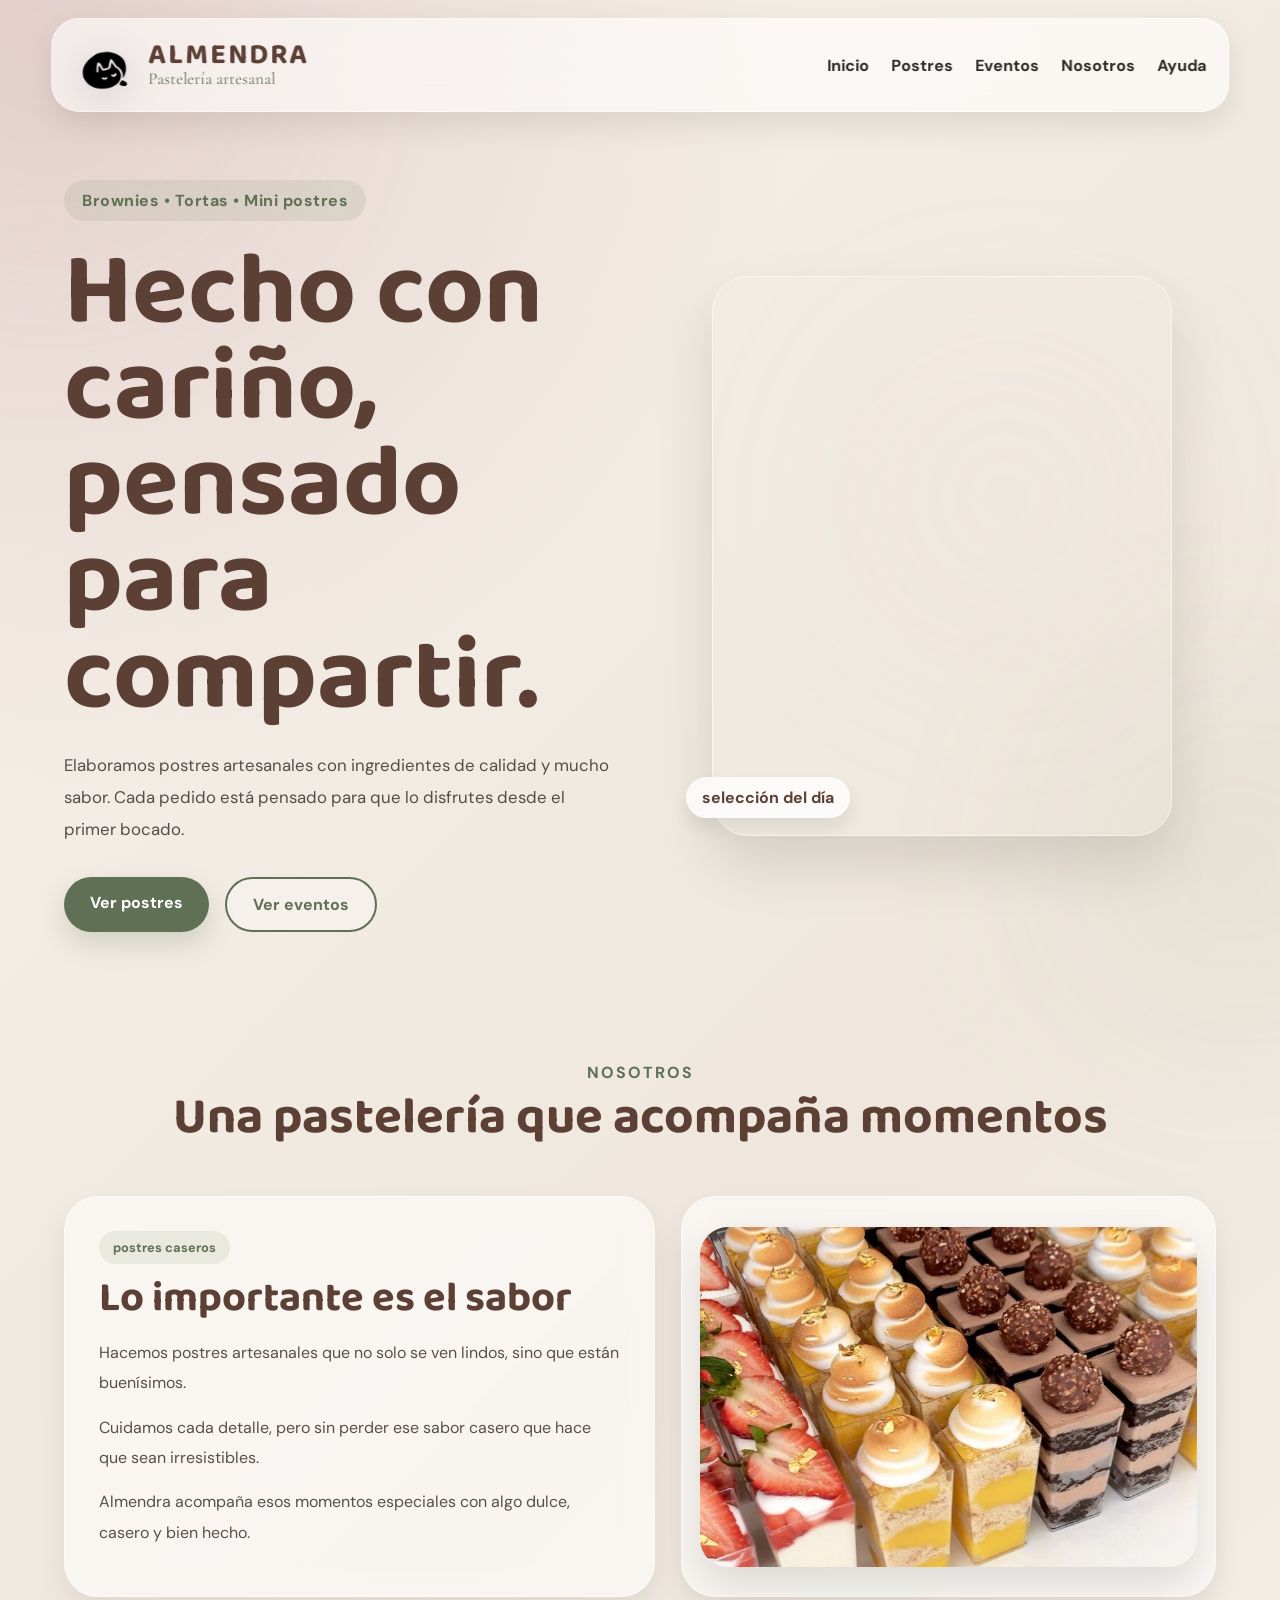
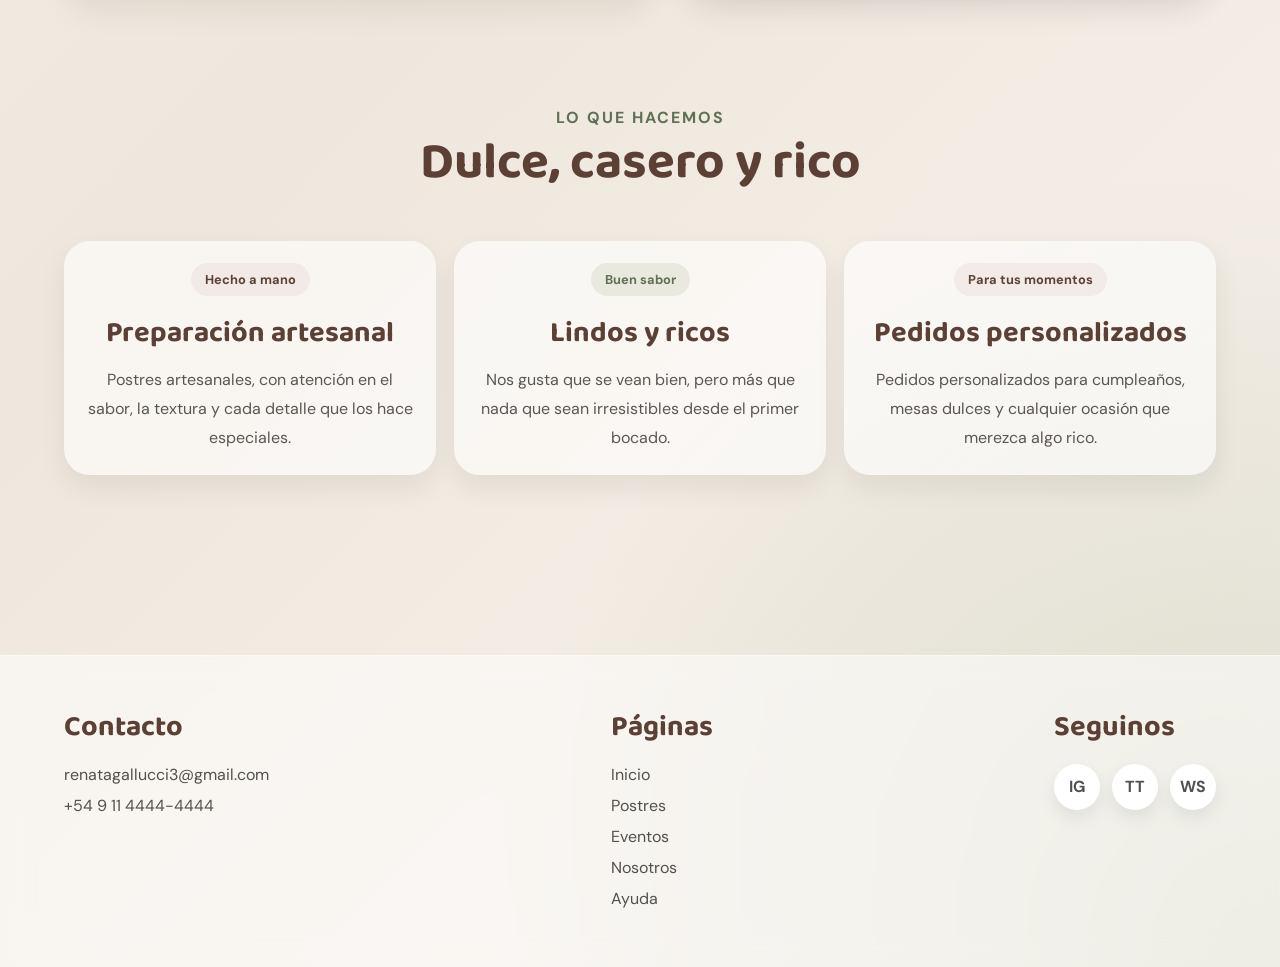
<file: Index.html>
<!DOCTYPE html>
<html lang="es">
<head>
    <meta charset="UTF-8">
    <meta name="viewport" content="width=device-width, initial-scale=1.0">
    <title>Almendra | Inicio</title>
    <link rel="stylesheet" href="styles.css">
</head>
<body>

<div class="bg-blur blur1"></div>
<div class="bg-blur blur2"></div>
<div class="bg-blur blur3"></div>
<div class="grain"></div>

<header class="header">
    <a href="index.html" class="logo-container">
        <div class="logo-frame">
            <img src="imgs/logo.png" alt="Logo Almendra">
        </div>
        <div>
            <h1>ALMENDRA</h1>
            <p>Pastelería artesanal</p>
        </div>
    </a>

    <nav class="navbar">
        <a href="index.html">Inicio</a>
        <a href="./pages/postres.html">Postres</a>
        <a href="./pages/eventos.html">Eventos</a>
        <a href="./pages/sobrenosotros.html">Nosotros</a>
        <a href="./pages/ayuda.html">Ayuda</a>
    </nav>
</header>

<main>

    <section class="hero">

        <div class="hero-text">
            <span class="mini-tag">Brownies • Tortas • Mini postres</span>

            <h2 class="hero-title">
                Hecho con cariño,
                pensado para compartir.
            </h2>

            <p class="hero-description">
                Elaboramos postres artesanales con ingredientes de calidad y mucho sabor.
                Cada pedido está pensado para que lo disfrutes desde el primer bocado.
            </p>

            <div class="hero-buttons">
                <a href="./pages/postres.html" class="primary-btn">Ver postres</a>
                <a href="./pages/eventos.html" class="secondary-btn">Ver eventos</a>
            </div>
        </div>

        <div class="hero-slider">
            <div class="slider-shell">
                <img src="imgs/browniefrutosrojos.jpg" alt="Brownie con frutos rojos">
                <img src="imgs/redvelvet.jpg" alt="Red Velvet">
                <img src="imgs/carrotcake.jpg" alt="Carrot Cake">
                <img src="imgs/minipostres.jpg" alt="Mini postres">
            </div>
            <div class="slider-chip">selección del día</div>
        </div>

    </section>

    <section class="section-heading">
        <span>nosotros</span>
        <h2>Una pastelería que acompaña momentos</h2>
    </section>

    <section class="home-focus">

        <article class="home-panel home-copy">
            <span class="badge">postres caseros</span>
            <h3>Lo importante es el sabor</h3>
            <p>
                Hacemos postres artesanales que no solo se ven lindos, sino que están buenísimos.
            </p>
            <p>
                Cuidamos cada detalle, pero sin perder ese sabor casero que hace que sean irresistibles.
            </p>
            <p>
                Almendra acompaña esos momentos especiales con algo dulce, casero y bien hecho.
            </p>
        </article>

        <article class="home-panel home-visual">
            <img src="imgs/shotdulces1.jpg" alt="Shots dulces">
        </article>

    </section>

    <section class="section-heading">
        <span>lo que hacemos</span>
        <h2>Dulce, casero y rico</h2>
    </section>

    <section class="value-grid">

        <article class="value-card">
            <span class="badge pink">Hecho a mano</span>
            <h4>Preparación artesanal</h4>
            <p>Postres artesanales, con atención en el sabor, la textura y cada detalle que los hace especiales.</p>
        </article>

        <article class="value-card">
            <span class="badge">Buen sabor</span>
            <h4>Lindos y ricos</h4>
            <p>Nos gusta que se vean bien, pero más que nada que sean irresistibles desde el primer bocado.</p>
        </article>

        <article class="value-card">
            <span class="badge pink">Para tus momentos</span>
            <h4>Pedidos personalizados</h4>
            <p>Pedidos personalizados para cumpleaños, mesas dulces y cualquier ocasión que merezca algo rico.</p>
        </article>

    </section>

</main>

<footer>

    <section>
        <h3>Contacto</h3>
        <p>renatagallucci3@gmail.com</p>
        <p>+54 9 11 4444-4444</p>
    </section>

    <section>
        <h3>Páginas</h3>
        <a href="index.html">Inicio</a>
        <a href="./pages/postres.html">Postres</a>
        <a href="./pages/eventos.html">Eventos</a>
        <a href="./pages/sobrenosotros.html">Nosotros</a>
        <a href="./pages/ayuda.html">Ayuda</a>
    </section>

    <section>
        <h3>Seguinos</h3>
        <div class="redes">
            <a href="#">IG</a>
            <a href="#">TT</a>
            <a href="#">WS</a>
        </div>
    </section>

</footer>

</body>
</html>
</file>
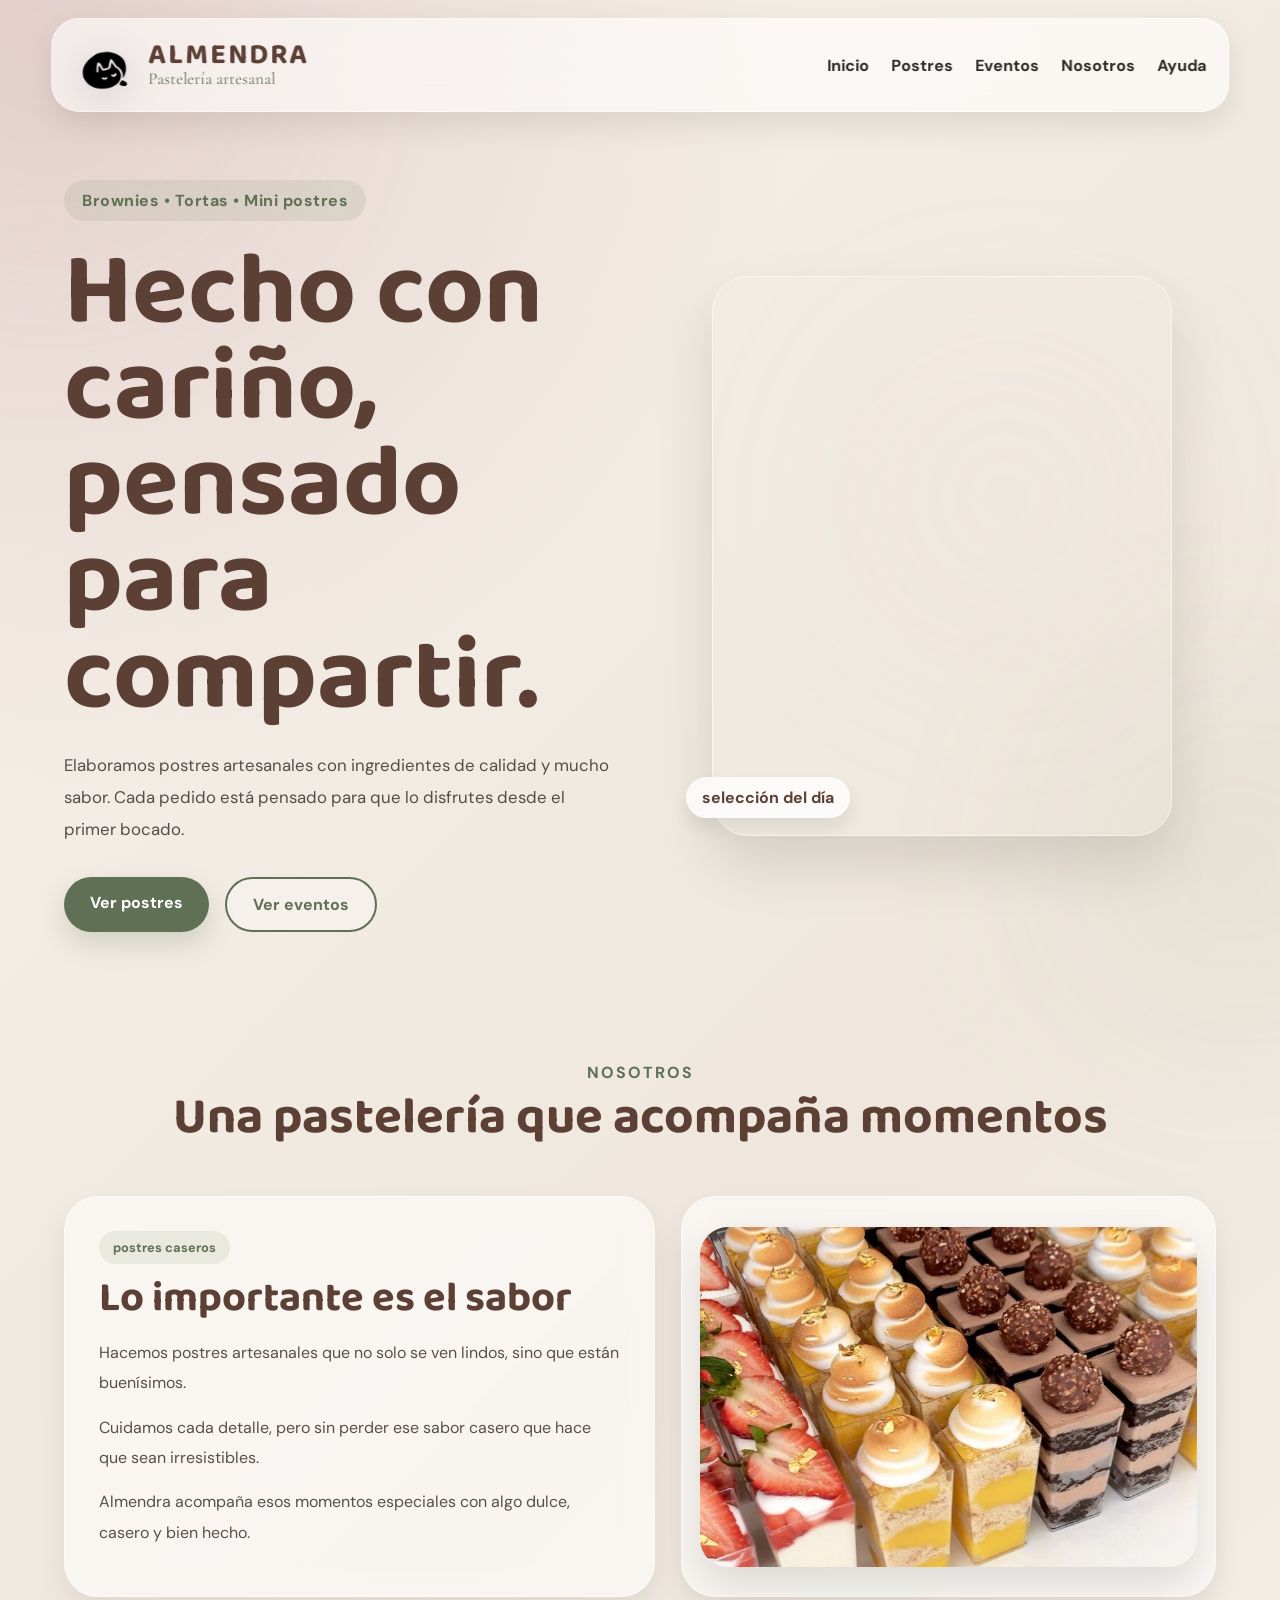
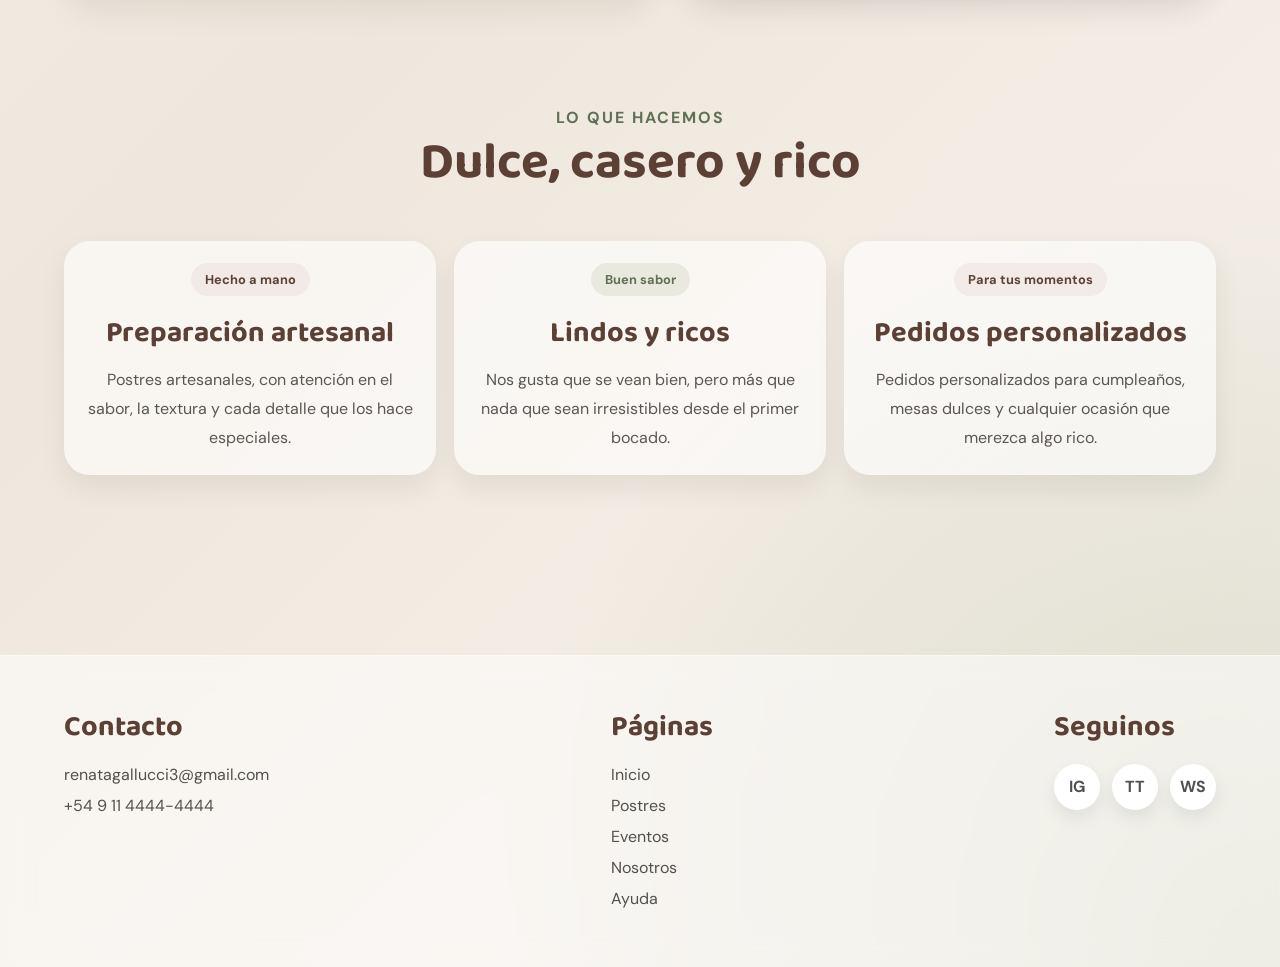
<file: index.html>
<!DOCTYPE html>
<html lang="es">
<head>
    <meta charset="UTF-8">
    <meta name="viewport" content="width=device-width, initial-scale=1.0">
    <title>Almendra | Inicio</title>
    <link rel="stylesheet" href="styles.css">
</head>
<body>

<div class="bg-blur blur1"></div>
<div class="bg-blur blur2"></div>
<div class="bg-blur blur3"></div>
<div class="grain"></div>

<header class="header">
    <a href="index.html" class="logo-container">
        <div class="logo-frame">
            <img src="imgs/logo.png" alt="Logo Almendra">
        </div>

        <div>
            <h1>ALMENDRA</h1>
            <p>Pastelería artesanal</p>
        </div> 
    </a>

    <nav class="navbar">
        <a href="index.html">Inicio</a>
        <a href="pages/postres.html">Postres</a>
        <a href="pages/eventos.html">Eventos</a>
        <a href="pages/sobrenosotros.html">Nosotros</a>
        <a href="pages/ayuda.html">Ayuda</a>
    </nav>
</header>

<main>

    <section class="hero">

        <div class="hero-text">

            <span class="mini-tag">
                Brownies • Tortas • Mini postres
            </span>

            <h2 class="hero-title">
                Hecho con cariño,
                pensado para compartir.
            </h2>

            <p class="hero-description">
                Elaboramos postres artesanales con ingredientes de calidad y mucho sabor.
                Cada pedido está pensado para que lo disfrutes desde el primer bocado.
            </p>

            <div class="hero-buttons">
                <a href="pages/postres.html" class="primary-btn">
                    Ver postres
                </a>

                <a href="pages/eventos.html" class="secondary-btn">
                    Ver eventos
                </a>
            </div>

        </div>

        <div class="hero-slider">

            <div class="slider-shell">
                <img src="imgs/browniefrutosrojos.jpg" alt="Brownie con frutos rojos">
                <img src="imgs/redvelvet.jpg" alt="Red Velvet">
                <img src="imgs/carrotcake.jpg" alt="Carrot Cake">
                <img src="imgs/minipostres.jpg" alt="Mini postres">
            </div>

            <div class="slider-chip">
                selección del día
            </div>

        </div>

    </section>

    <section class="section-heading">
        <span>nosotros</span>
        <h2>Una pastelería que acompaña momentos</h2>
    </section>

    <section class="home-focus">

        <article class="home-panel home-copy">

            <span class="badge">
                postres caseros
            </span>

            <h3>
                Lo importante es el sabor
            </h3>

            <p>
                Hacemos postres artesanales que no solo se ven lindos,
                sino que están buenísimos.
            </p>

            <p>
                Cuidamos cada detalle, pero sin perder ese sabor casero
                que hace que sean irresistibles.
            </p>

            <p>
                Almendra acompaña esos momentos especiales
                con algo dulce, casero y bien hecho.
            </p>

        </article>

        <article class="home-panel home-visual">
            <img src="imgs/shotdulces1.jpg" alt="Shots dulces">
        </article>

    </section>

    <section class="section-heading">
        <span>lo que hacemos</span>
        <h2>Dulce, casero y rico</h2>
    </section>

    <section class="value-grid">

        <article class="value-card">

            <span class="badge pink">
                Hecho a mano
            </span>

            <h4>
                Preparación artesanal
            </h4>

            <p>
                Postres artesanales, con atención en el sabor,
                la textura y cada detalle que los hace especiales.
            </p>

        </article>

        <article class="value-card">

            <span class="badge">
                Buen sabor
            </span>

            <h4>
                Lindos y ricos
            </h4>

            <p>
                Nos gusta que se vean bien,
                pero más que nada que sean irresistibles
                desde el primer bocado.
            </p>

        </article>

        <article class="value-card">

            <span class="badge pink">
                Para tus momentos
            </span>

            <h4>
                Pedidos personalizados
            </h4>

            <p>
                Pedidos personalizados para cumpleaños,
                mesas dulces y cualquier ocasión
                que merezca algo rico.
            </p>

        </article>

    </section>

</main>

<footer>

    <section>
        <h3>Contacto</h3>
        <p>renatagallucci3@gmail.com</p>
        <p>+54 9 11 4444-4444</p>
    </section>

    <section>

        <h3>Páginas</h3>

        <a href="index.html">Inicio</a>
        <a href="pages/postres.html">Postres</a>
        <a href="pages/eventos.html">Eventos</a>
        <a href="pages/sobrenosotros.html">Nosotros</a>
        <a href="pages/ayuda.html">Ayuda</a>

    </section>

    <section>

        <h3>Seguinos</h3>

        <div class="redes">
            <a href="#">IG</a>
            <a href="#">TT</a>
            <a href="#">WS</a>
        </div>

    </section>

</footer>

</body>
</html>
</file>
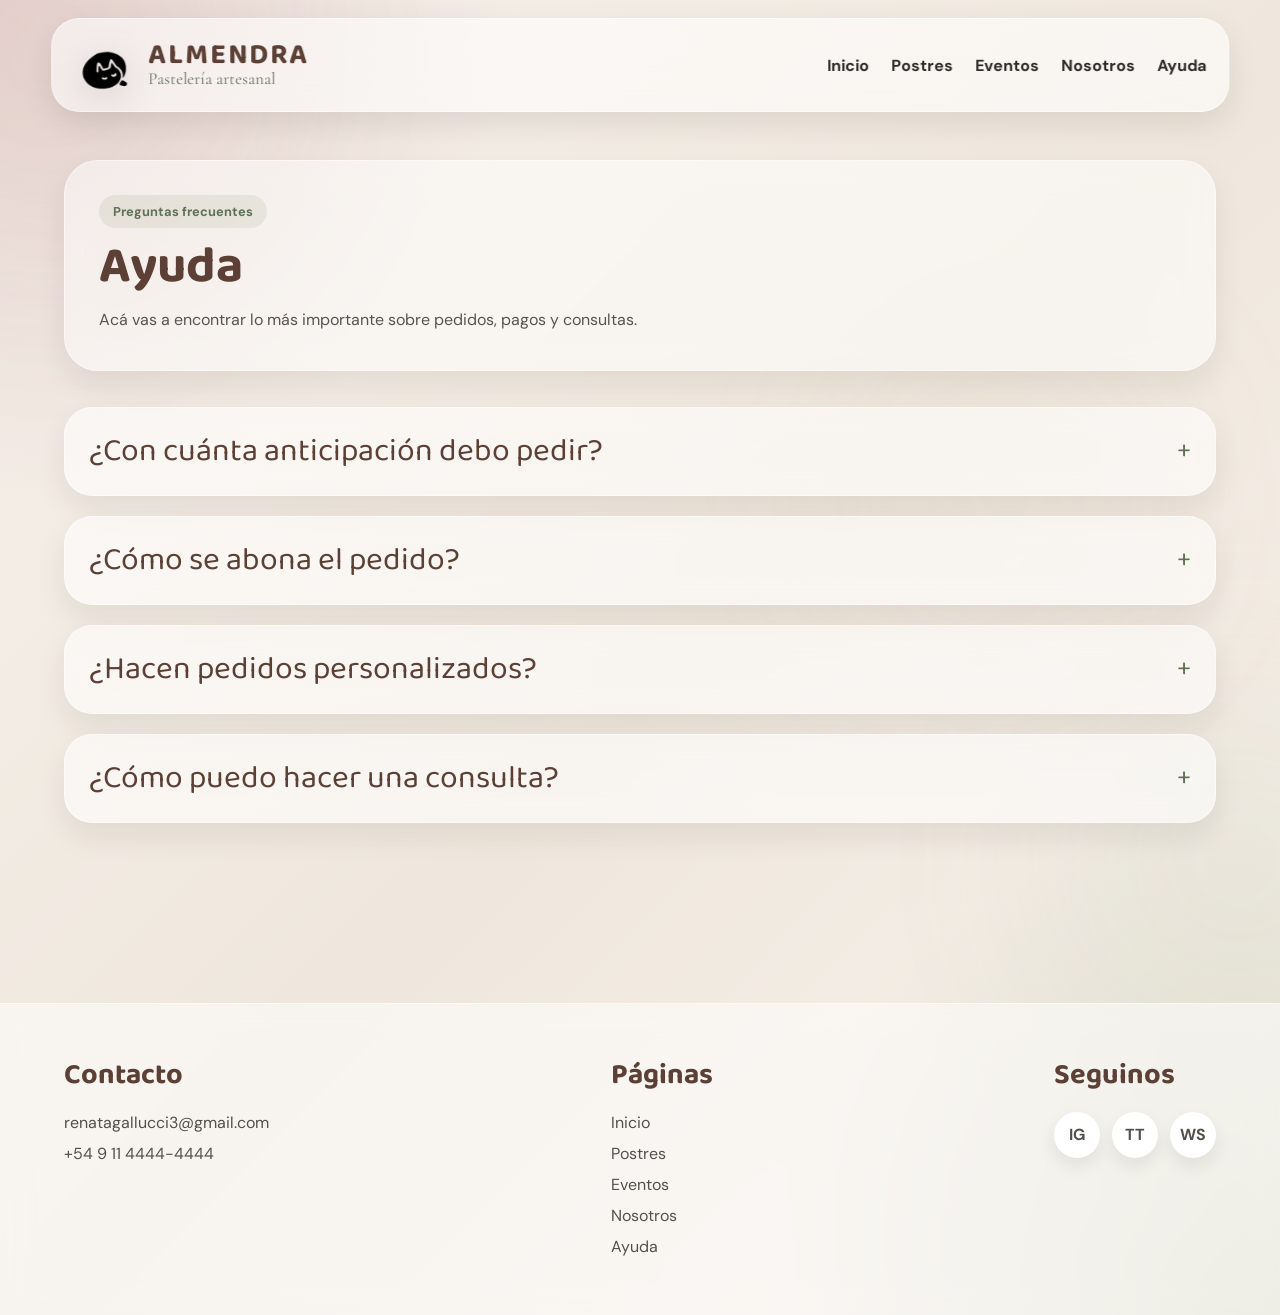
<file: pages/ayuda.html>
<!DOCTYPE html>
<html lang="es">
<head>
    <meta charset="UTF-8">
    <meta name="viewport" content="width=device-width, initial-scale=1.0">
    <title>Almendra | Ayuda</title>
    <link rel="stylesheet" href="../styles.css">
</head>
<body>

<div class="bg-blur blur1"></div>
<div class="bg-blur blur2"></div>
<div class="bg-blur blur3"></div>
<div class="grain"></div> 

<header class="header">
    <a href="../index.html" class="logo-container">
        <div class="logo-frame">
            <img src="../imgs/logo.png" alt="Logo Almendra">
        </div>
        <div>
            <h1>ALMENDRA</h1>
            <p>Pastelería artesanal</p>
        </div>
    </a>

    <nav class="navbar">
        <a href="../index.html">Inicio</a>
        <a href="postres.html">Postres</a>
        <a href="eventos.html">Eventos</a>
        <a href="sobrenosotros.html">Nosotros</a>
        <a href="ayuda.html">Ayuda</a>
    </nav>
</header>

<main>

    <section class="page-hero">
        <span class="badge">Preguntas frecuentes</span>
        <h2>Ayuda</h2>
        <p>
          Acá vas a encontrar lo más importante sobre pedidos, pagos y consultas.
        </p>
    </section>

    <section class="faq">

        <details class="faq-item">
            <summary>¿Con cuánta anticipación debo pedir?</summary>
            <p>
                Solo tomamos pedidos con al menos 3 días de anticipación, así podemos prepararlo con tiempo y dedicación.
            </p>
        </details>

        <details class="faq-item">
            <summary>¿Cómo se abona el pedido?</summary>
            <p>
                Los pedidos se pueden abonar por transferencia bancaria o en efectivo, según lo coordines con nosotros.
            </p>
        </details>

        <details class="faq-item">
            <summary>¿Hacen pedidos personalizados?</summary>
            <p>
                Sí, podemos adaptar detalles como colores o estilo para que vaya con tu evento.
            </p>
        </details>

        <details class="faq-item">
            <summary>¿Cómo puedo hacer una consulta?</summary>
            <p>
                Podés escribirnos por mail o WhatsApp para consultar precios, disponibilidad o lo que necesites.
            </p>
        </details>

    </section>

</main>

<footer>

    <section>
        <h3>Contacto</h3>
        <p>renatagallucci3@gmail.com</p>
        <p>+54 9 11 4444-4444</p>
    </section>

    <section>
        <h3>Páginas</h3>
        <a href="../index.html">Inicio</a>
        <a href="postres.html">Postres</a>
        <a href="eventos.html">Eventos</a>
        <a href="sobrenosotros.html">Nosotros</a>
        <a href="ayuda.html">Ayuda</a>
    </section>

    <section>
        <h3>Seguinos</h3>
        <div class="redes">
            <a href="#">IG</a>
            <a href="#">TT</a>
            <a href="#">WS</a>
        </div>
    </section>

</footer>

</body>
</html>
</file>
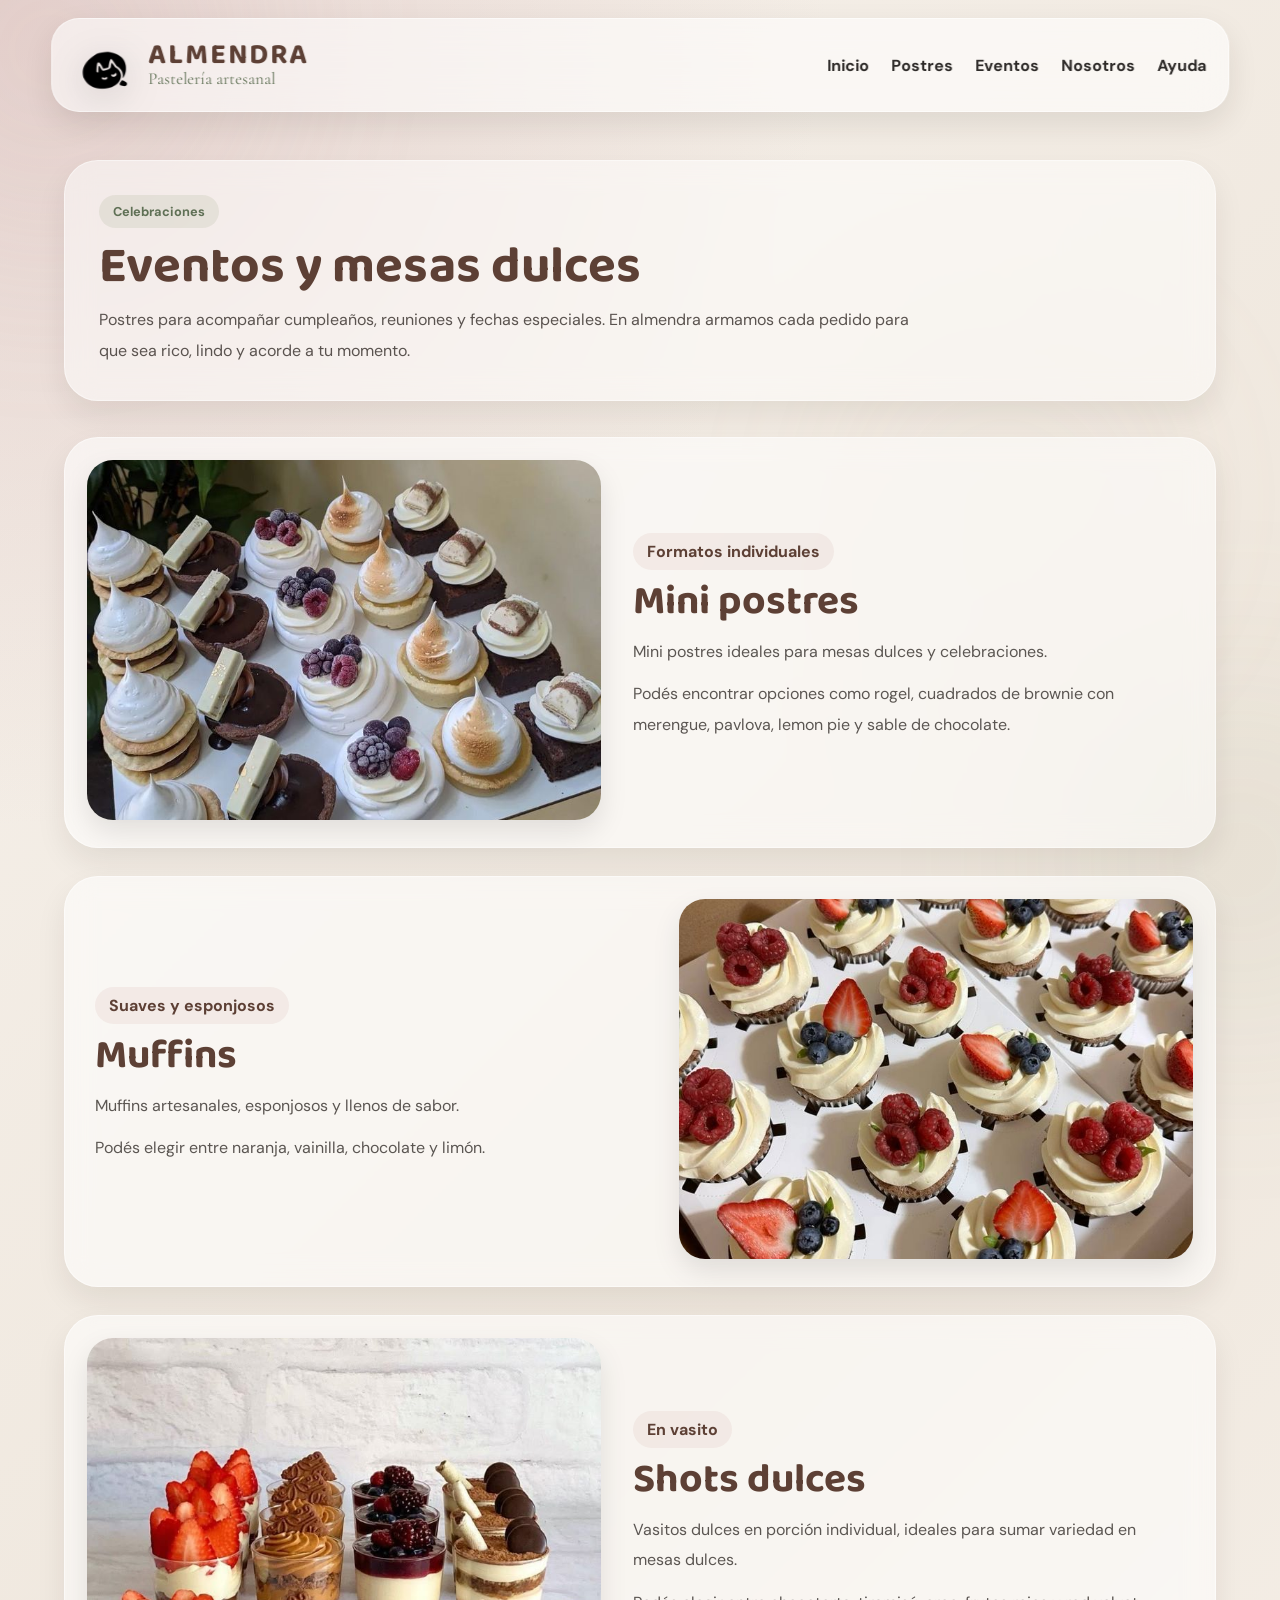
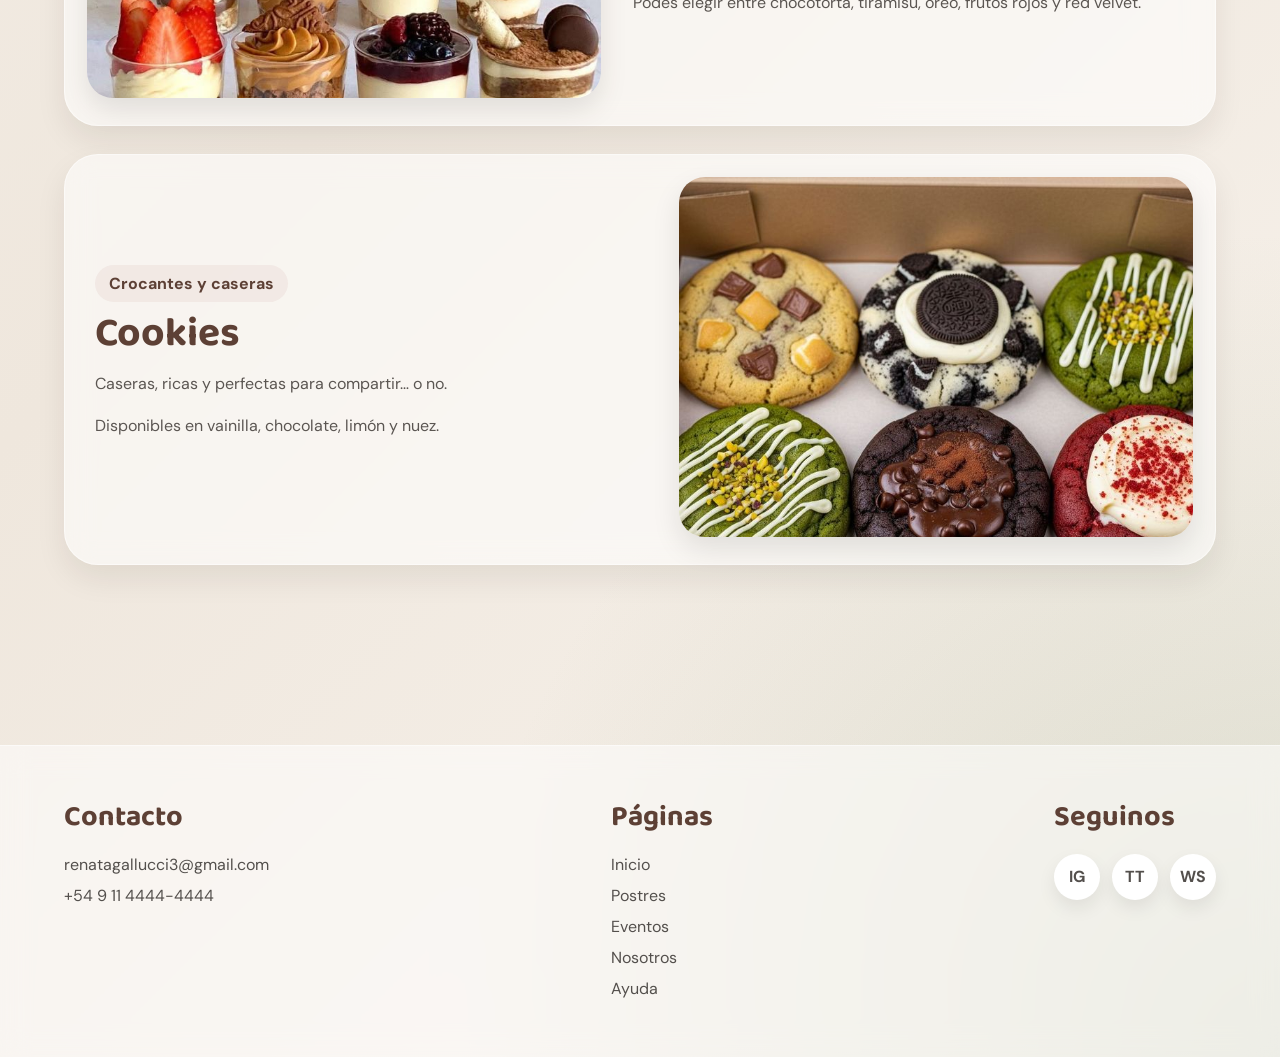
<file: pages/eventos.html>
<!DOCTYPE html>
<html lang="es">
<head>
    <meta charset="UTF-8">
    <meta name="viewport" content="width=device-width, initial-scale=1.0">
    <title>Almendra | Eventos</title>
    <link rel="stylesheet" href="../styles.css">
</head>
<body>

<div class="bg-blur blur1"></div>
<div class="bg-blur blur2"></div>
<div class="bg-blur blur3"></div> 
<div class="grain"></div>

<header class="header">
    <a href="../index.html" class="logo-container">
        <div class="logo-frame">
            <img src="../imgs/logo.png" alt="Logo Almendra">
        </div>
        <div>
            <h1>ALMENDRA</h1>
            <p>Pastelería artesanal</p>
        </div>
    </a>

    <nav class="navbar">
        <a href="../index.html">Inicio</a>
        <a href="postres.html">Postres</a>
        <a href="eventos.html">Eventos</a>
        <a href="sobrenosotros.html">Nosotros</a>
        <a href="ayuda.html">Ayuda</a>
    </nav>
</header>

<main>

    <section class="page-hero">
        <span class="badge">Celebraciones</span>
        <h2>Eventos y mesas dulces</h2>
        <p>
            Postres para acompañar cumpleaños, reuniones y fechas especiales.
            En almendra armamos cada pedido para que sea rico, lindo y acorde a tu momento.
        </p>
    </section>

    <section class="event-layout">

        <article class="event-block">
            <div class="event-image">
                <img src="../imgs/minipostres.jpg" alt="Mini postres">
            </div>

            <div class="event-info">
                <span class="event-pill">Formatos individuales</span>
                <h3>Mini postres</h3>
                <p>
                    Mini postres ideales para mesas dulces y celebraciones.
                </p>
                <p>
                    Podés encontrar opciones como rogel, cuadrados de brownie con merengue, pavlova, lemon pie y sable de chocolate.
                </p>
            </div>
        </article>

        <article class="event-block reverse">
            <div class="event-image">
                <img src="../imgs/muffins.jpg" alt="Muffins">
            </div>

            <div class="event-info">
                <span class="event-pill">Suaves y esponjosos</span>
                <h3>Muffins</h3>
                <p>
                    Muffins artesanales, esponjosos y llenos de sabor.
                </p>
                <p>
                    Podés elegir entre naranja, vainilla, chocolate y limón.
                </p>
            </div>
        </article>

        <article class="event-block">
            <div class="event-image">
                <img src="../imgs/shotsdulces.jpg" alt="Shots dulces">
            </div>

            <div class="event-info">
                <span class="event-pill">En vasito</span>
                <h3>Shots dulces</h3>
                <p>
                    Vasitos dulces en porción individual, ideales para sumar variedad en mesas dulces.
                </p>
                <p>
                   Podés elegir entre chocotorta, tiramisú, oreo, frutos rojos y red velvet.
                </p>
            </div>
        </article>

        <article class="event-block reverse">
            <div class="event-image">
                <img src="../imgs/cookies.jpg" alt="Cookies">
            </div>

            <div class="event-info">
                <span class="event-pill">Crocantes y caseras</span>
                <h3>Cookies</h3>
                <p>
                    Caseras, ricas y perfectas para compartir… o no.
                </p>
                <p>
                    Disponibles en vainilla, chocolate, limón y nuez.
                </p>
            </div>
        </article>

    </section>

</main>

<footer>

    <section>
        <h3>Contacto</h3>
        <p>renatagallucci3@gmail.com</p>
        <p>+54 9 11 4444-4444</p>
    </section>

    <section>
        <h3>Páginas</h3>
        <a href="../index.html">Inicio</a>
        <a href="postres.html">Postres</a>
        <a href="eventos.html">Eventos</a>
        <a href="sobrenosotros.html">Nosotros</a>
        <a href="ayuda.html">Ayuda</a>
    </section>

    <section>
        <h3>Seguinos</h3>
        <div class="redes">
            <a href="#">IG</a>
            <a href="#">TT</a>
            <a href="#">WS</a>
        </div>
    </section>

</footer>

</body>
</html>
</file>
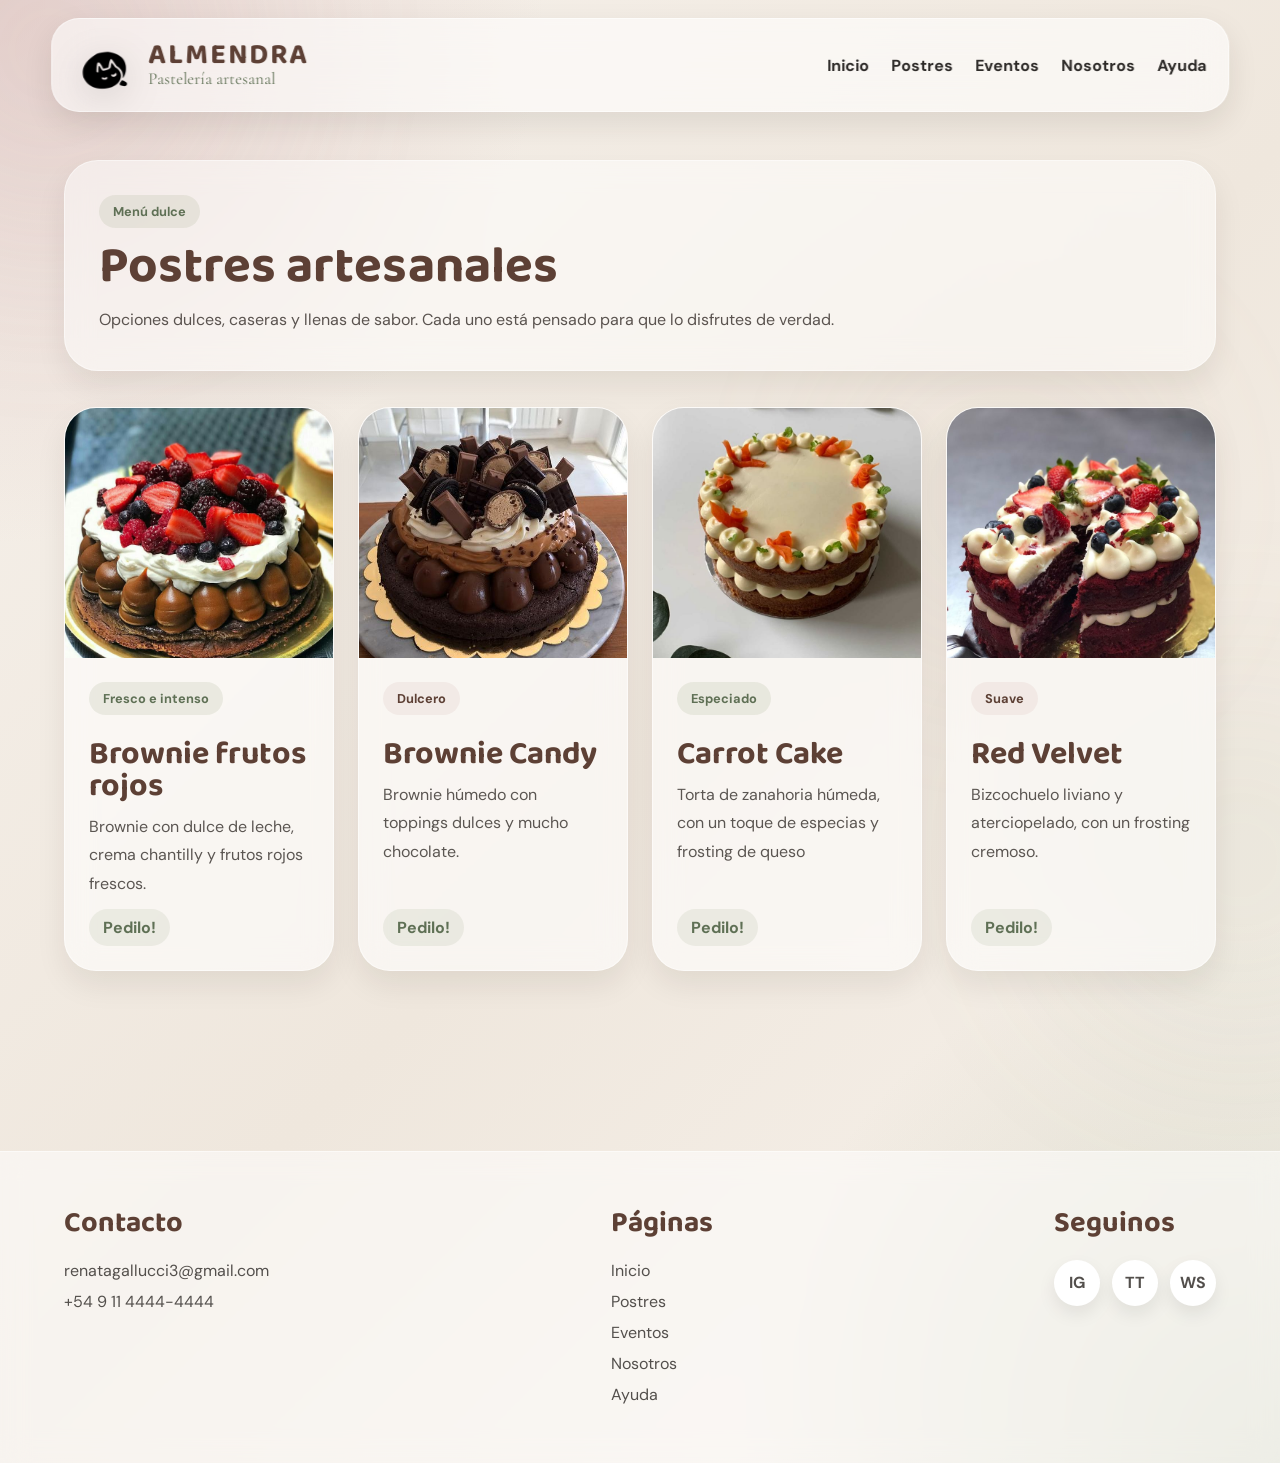
<file: pages/postres.html>
<!DOCTYPE html>
<html lang="es">
<head>
    <meta charset="UTF-8">
    <meta name="viewport" content="width=device-width, initial-scale=1.0">
    <title>Almendra | Postres</title>
    <link rel="stylesheet" href="../styles.css">
</head>
<body>

<div class="bg-blur blur1"></div>
<div class="bg-blur blur2"></div>
<div class="bg-blur blur3"></div>
<div class="grain"></div>

<header class="header"> 
    <a href="../index.html" class="logo-container">
        <div class="logo-frame">
            <img src="../imgs/logo.png" alt="Logo Almendra">
        </div>
        <div>
            <h1>ALMENDRA</h1>
            <p>Pastelería artesanal</p>
        </div>
    </a>

    <nav class="navbar">
        <a href="../index.html">Inicio</a>
        <a href="postres.html">Postres</a>
        <a href="eventos.html">Eventos</a>
        <a href="sobrenosotros.html">Nosotros</a>
        <a href="ayuda.html">Ayuda</a>
    </nav>
</header>

<main>

    <section class="menu-hero">
        <span class="badge">Menú dulce</span>
        <h2>Postres artesanales</h2>
        <p>
            Opciones dulces, caseras y llenas de sabor.
            Cada uno está pensado para que lo disfrutes de verdad.
        </p>
    </section>

    <section class="menu-grid">

        <article class="menu-card">
            <img src="../imgs/browniefrutosrojos.jpg" alt="Brownie frutos rojos">
            <div class="menu-card-content">
                <span class="badge">Fresco e intenso</span>
                <h3>Brownie frutos rojos</h3>
                <p>Brownie con dulce de leche, crema chantilly y frutos rojos frescos.</p>
                    <a 
                        class="price order-btn"
                        href="mailto:renatagallucci3@gmail.com?subject=Pedido%20Almendra&body=Hola%20Renata,%20quiero%20hacer%20un%20pedido%20de:"
                        >Pedilo!
                    </a>
            </div>
        </article>

        <article class="menu-card">
            <img src="../imgs/brownie.jpg" alt="Brownie Candy">
            <div class="menu-card-content">
                <span class="badge pink">Dulcero</span>
                <h3>Brownie Candy</h3>
                <p>Brownie húmedo con toppings dulces y mucho chocolate.</p>
                    <a 
                        class="price order-btn"
                        href="mailto:renatagallucci3@gmail.com?subject=Pedido%20Almendra&body=Hola%20Renata,%20quiero%20hacer%20un%20pedido%20de:"
                        >Pedilo!
                    </a>
            </div>
        </article>

        <article class="menu-card">
            <img src="../imgs/carrotcake.jpg" alt="Carrot Cake">
            <div class="menu-card-content">
                <span class="badge">Especiado</span>
                <h3>Carrot Cake</h3>
                <p>Torta de zanahoria húmeda, con un toque de especias y frosting de queso</p>
                    <a 
                        class="price order-btn"
                        href="mailto:renatagallucci3@gmail.com?subject=Pedido%20Almendra&body=Hola%20Renata,%20quiero%20hacer%20un%20pedido%20de:"
                        >Pedilo!
                    </a>
            </div>
        </article>

        <article class="menu-card">
            <img src="../imgs/redvelvet.jpg" alt="Red Velvet">
            <div class="menu-card-content">
                <span class="badge pink">Suave</span>
                <h3>Red Velvet</h3>
                <p>Bizcochuelo liviano y aterciopelado, con un frosting cremoso.</p>
                     <a 
                        class="price order-btn"
                        href="mailto:renatagallucci3@gmail.com?subject=Pedido%20Almendra&body=Hola%20Renata,%20quiero%20hacer%20un%20pedido%20de:"
                        >Pedilo!
                    </a>
            </div>
        </article>

    </section>

</main>

<footer>

    <section>
        <h3>Contacto</h3>
        <p>renatagallucci3@gmail.com
        </p>
        <p>+54 9 11 4444-4444</p>
    </section>

    <section>
        <h3>Páginas</h3>
        <a href="../index.html">Inicio</a>
        <a href="postres.html">Postres</a>
        <a href="eventos.html">Eventos</a>
        <a href="sobrenosotros.html">Nosotros</a>
        <a href="ayuda.html">Ayuda</a>
    </section>

    <section>
        <h3>Seguinos</h3>
        <div class="redes">
            <a href="#">IG</a>
            <a href="#">TT</a>
            <a href="#">WS</a>
        </div>
    </section>

</footer>

</body>
</html>
</file>
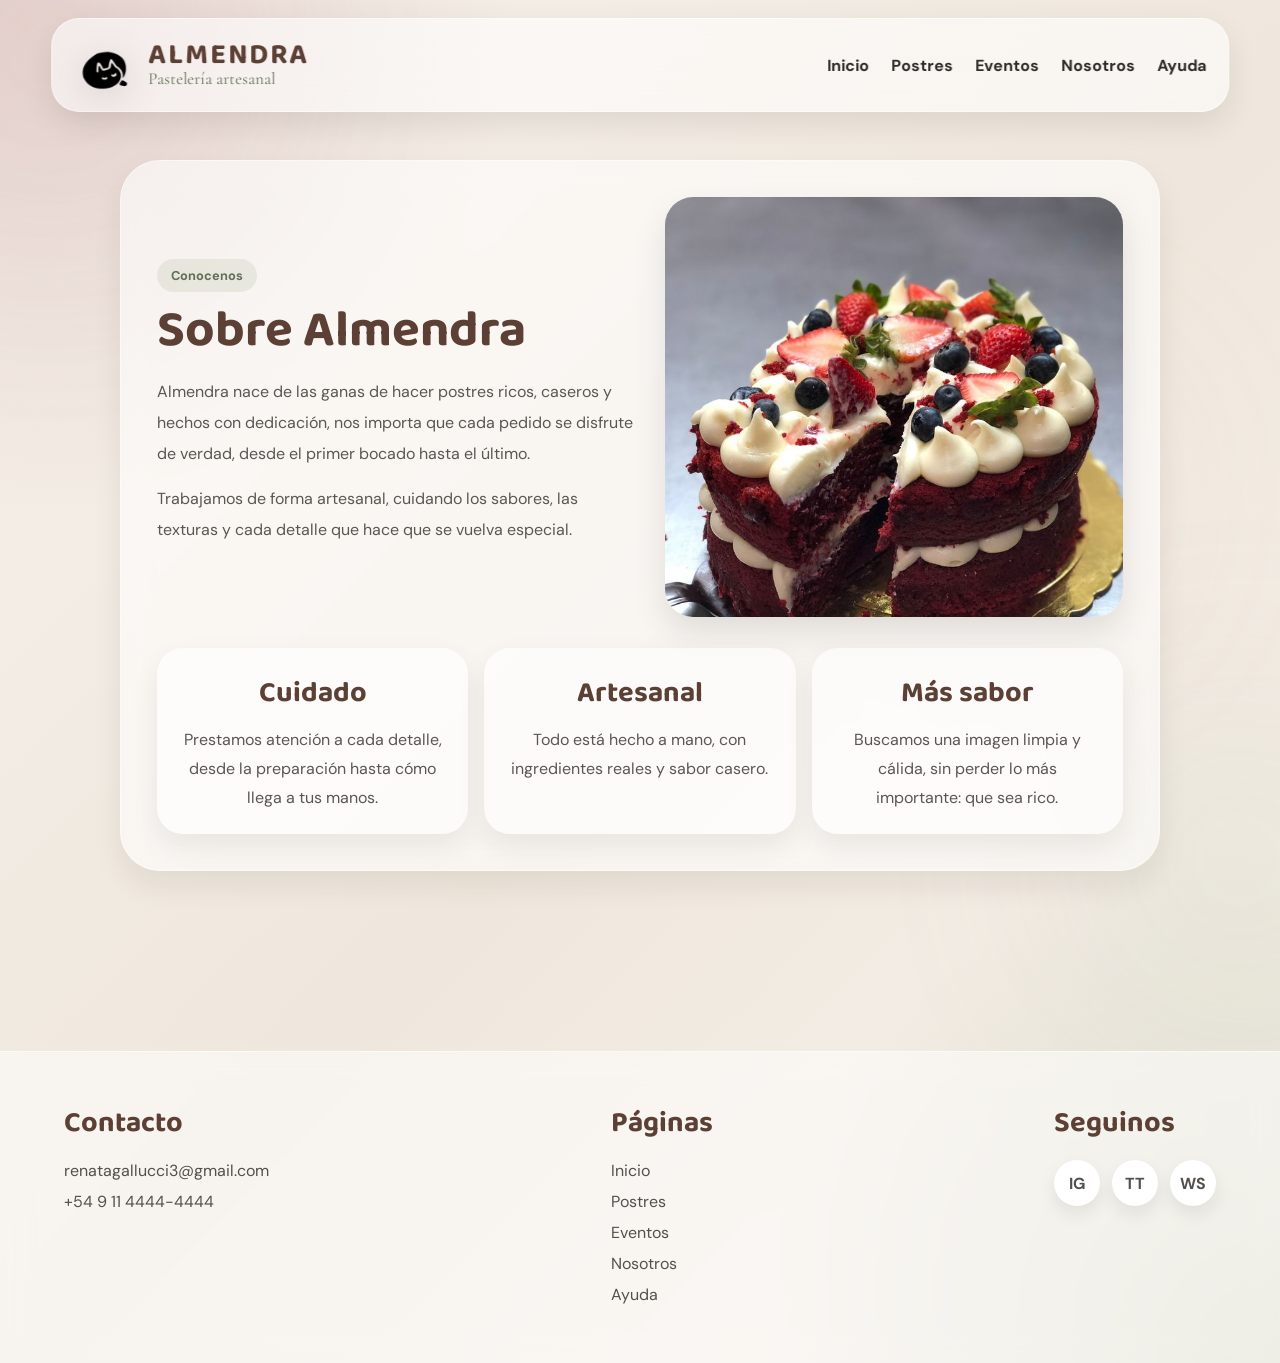
<file: pages/sobrenosotros.html>
<!DOCTYPE html>
<html lang="es">
<head>
    <meta charset="UTF-8">
    <meta name="viewport" content="width=device-width, initial-scale=1.0">
    <title>Almendra | Nosotros</title>
    <link rel="stylesheet" href="../styles.css"> 
</head>
<body>

<div class="bg-blur blur1"></div>
<div class="bg-blur blur2"></div>
<div class="bg-blur blur3"></div>
<div class="grain"></div> 

<header class="header">
    <a href="../index.html" class="logo-container">
        <div class="logo-frame">
            <img src="../imgs/logo.png" alt="Logo Almendra">
        </div>
        <div>
            <h1>ALMENDRA</h1>
            <p>Pastelería artesanal</p>
        </div>
    </a>

    <nav class="navbar">
        <a href="../index.html">Inicio</a>
        <a href="postres.html">Postres</a>
        <a href="eventos.html">Eventos</a>
        <a href="sobrenosotros.html">Nosotros</a>
        <a href="ayuda.html">Ayuda</a>
    </nav>
</header>

<main>

    <section class="about-box">

        <div class="about-top">

            <div class="about-copy">
                <span class="badge">Conocenos</span>
                <h2>Sobre Almendra</h2>
                <p>
                    Almendra nace de las ganas de hacer postres ricos, caseros y hechos con dedicación, 
                    nos importa que cada pedido se disfrute de verdad, desde el primer bocado hasta el último.
                </p>
                <p>
                    Trabajamos de forma artesanal, cuidando los sabores, las texturas y cada detalle que hace que se vuelva especial.
                </p>
            </div>

            <div class="about-image">
                <img src="../imgs/redvelvet.jpg" alt="Postre Almendra">
            </div>

        </div>

        <div class="about-values">

            <article class="value-card">
                <h3>Cuidado</h3>
                <p>Prestamos atención a cada detalle, desde la preparación hasta cómo llega a tus manos.</p>
            </article>

            <article class="value-card">
                <h3>Artesanal</h3>
                <p>Todo está hecho a mano, con ingredientes reales y sabor casero.</p>
            </article>

            <article class="value-card">
                <h3>Más sabor</h3>
                <p>Buscamos una imagen limpia y cálida, sin perder lo más importante: que sea rico.</p>
            </article>

        </div>

    </section>

</main>

<footer>

    <section>
        <h3>Contacto</h3>
        <p>renatagallucci3@gmail.com</p>
        <p>+54 9 11 4444-4444</p>
    </section>

    <section>
        <h3>Páginas</h3>
        <a href="../index.html">Inicio</a>
        <a href="postres.html">Postres</a>
        <a href="eventos.html">Eventos</a>
        <a href="sobrenosotros.html">Nosotros</a>
        <a href="ayuda.html">Ayuda</a>
    </section>

    <section>
        <h3>Seguinos</h3>
        <div class="redes">
            <a href="#">IG</a>
            <a href="#">TT</a>
            <a href="#">WS</a>
        </div>
    </section>

</footer>

</body>
</html>
</file>
<file: styles.css>
@import url('https://fonts.googleapis.com/css2?family=Baloo+2:wght@400;500;600;700;800&family=DM+Sans:wght@400;500;700&family=Cormorant+Garamond:wght@500;600;700&display=swap');

:root{
    --crema: #f5f0ea;
    --crema-2: #efe7dd;
    --blanco: #ffffff;
    --rosa: #d7b8b6;
    --verde: #5f7055;
    --verde-suave: #95a27e;
    --marron: #5d4035; 
    --texto: #2d2a28;
    --sombra: rgba(40, 28, 18, 0.10);
}

*{
    margin: 0;
    padding: 0;
    box-sizing: border-box;
}

html{
    scroll-behavior: smooth;
}

body{
    font-family: 'DM Sans', sans-serif;
    color: var(--texto);
    background:
        radial-gradient(circle at top left, rgba(215, 184, 182, 0.55), transparent 28%),
        radial-gradient(circle at bottom right, rgba(149, 162, 126, 0.30), transparent 28%),
        linear-gradient(135deg, #f6f1eb 0%, #efe7dd 52%, #f8f3ed 100%);
    overflow-x: hidden;
    position: relative;
}

.bg-blur{
    position: fixed;
    border-radius: 50%;
    filter: blur(120px);
    z-index: -3;
    opacity: 0.42;
    pointer-events: none;
}

.blur1{
    width: 340px;
    height: 340px;
    background: rgba(215, 184, 182, 0.45);
    top: -120px;
    left: -120px;
    animation: driftA 12s ease-in-out infinite alternate;
}

.blur2{
    width: 320px;
    height: 320px;
    background: rgba(149, 162, 126, 0.30);
    bottom: -120px;
    right: -120px;
    animation: driftB 14s ease-in-out infinite alternate;
}

.blur3{
    width: 240px;
    height: 240px;
    background: rgba(232, 208, 194, 0.35);
    top: 42%;
    right: 12%;
    animation: driftC 16s ease-in-out infinite alternate;
}

.grain{
    position: fixed;
    inset: 0;
    background-image: url("https://www.transparenttextures.com/patterns/asfalt-light.png");
    opacity: 0.045;
    z-index: -2;
    pointer-events: none;
}

/* HEADER */

.header{
    position: fixed;
    top: 18px;
    left: 50%;
    transform: translateX(-50%);
    width: min(1200px, 92%);
    padding: 16px 22px;
    border-radius: 28px;
    background: rgba(255, 255, 255, 0.58);
    backdrop-filter: blur(18px);
    border: 1px solid rgba(255, 255, 255, 0.55);
    box-shadow: 0 12px 30px rgba(40, 28, 18, 0.10);
    z-index: 999;
    display: flex;
    justify-content: space-between;
    align-items: center;
    gap: 20px;
}

.logo-container{
    display: flex;
    align-items: center;
    gap: 14px;
    text-decoration: none;
    color: inherit;
    flex-shrink: 0;
}

.logo-frame{
    width: 60px;
    height: 60px;
    border-radius: 18px;
    background: transparent;
    display: flex;
    align-items: center;
    justify-content: center;
    overflow: visible;
    flex: 0 0 60px;
}

.logo-frame img{
    width: 105px;
    height: 105px;
    object-fit: contain;
    transition: transform 0.35s ease;
    filter: drop-shadow(0 8px 18px rgba(0,0,0,0.14));
}

.logo-frame:hover img{
    transform: rotate(-8deg) scale(1.08);
}

.logo-container h1{
    font-family: 'Baloo 2', sans-serif;
    color: var(--marron);
    font-size: 1.8rem;
    line-height: 1;
    letter-spacing: 2px;
}

.logo-container p{
    font-family: 'Cormorant Garamond', serif;
    color: var(--verde);
    font-size: 1.05rem;
    margin-top: -2px;
}

.navbar{
    display: flex;
    gap: 22px;
    flex-wrap: wrap;
    align-items: center;
    justify-content: center;
}

.navbar a{
    text-decoration: none;
    color: var(--texto);
    font-weight: 700;
    position: relative;
    transition: color 0.28s ease, transform 0.28s ease;
}

.navbar a::after{
    content: "";
    position: absolute;
    left: 0;
    bottom: -6px;
    width: 100%;
    height: 2px;
    background: var(--verde);
    transform: scaleX(0);
    transform-origin: left;
    transition: transform 0.28s ease;
}

.navbar a:hover{
    color: var(--verde);
    transform: translateY(-2px);
}

.navbar a:hover::after{
    transform: scaleX(1);
}

/* MAIN */

main{
    width: 100%;
    max-width: 1280px;
    margin: 0 auto;
    padding: 160px 5% 70px;
}

/* HERO */

.hero{
    min-height: 88vh;
    display: flex;
    align-items: center;
    justify-content: space-between;
    gap: 56px;
    position: relative;
}

.hero-text{
    flex: 1;
    animation: riseUp 0.9s ease both;
}

.mini-tag{
    display: inline-flex;
    align-items: center;
    gap: 8px;
    background: rgba(149, 162, 126, 0.18);
    color: var(--verde);
    padding: 10px 18px;
    border-radius: 999px;
    margin-bottom: 24px;
    font-weight: 700;
    letter-spacing: 0.5px;
}

.hero-title{
    font-family: 'Baloo 2', sans-serif;
    font-size: clamp(3.8rem, 8vw, 6.8rem);
    line-height: 0.94;
    color: var(--marron);
    margin-bottom: 24px;
    max-width: 10ch;
}

.hero-description{
    max-width: 560px;
    line-height: 1.9;
    font-size: 1.05rem;
    color: #534e49;
    margin-bottom: 32px;
}

.hero-buttons{
    display: flex;
    gap: 16px;
    flex-wrap: wrap;
}

.primary-btn,
.secondary-btn{
    padding: 15px 26px;
    border-radius: 999px;
    text-decoration: none;
    font-weight: 700;
    transition: transform 0.30s ease, background 0.30s ease, color 0.30s ease, border 0.30s ease;
}

.primary-btn{
    background: var(--verde);
    color: var(--blanco);
    box-shadow: 0 12px 26px rgba(95, 112, 85, 0.22);
}

.primary-btn:hover{
    transform: translateY(-5px);
    background: #4f5e47;
}

.secondary-btn{
    border: 2px solid var(--verde);
    color: var(--verde);
    background: rgba(255, 255, 255, 0.28);
}

.secondary-btn:hover{
    transform: translateY(-5px);
    background: rgba(255, 255, 255, 0.80);
}

/* HERO SLIDER */

.hero-slider{
    flex: 1;
    display: flex;
    justify-content: center;
    position: relative;
    min-height: 560px;
}

.slider-shell{
    width: min(100%, 460px);
    height: 560px;
    border-radius: 36px;
    overflow: hidden;
    position: relative;
    box-shadow: 0 28px 55px rgba(40, 28, 18, 0.13);
    animation: floatCard 6s ease-in-out infinite;
    border: 1px solid rgba(255, 255, 255, 0.55);
}

.slider-shell img{
    position: absolute;
    inset: 0;
    width: 100%;
    height: 100%;
    object-fit: cover;
    opacity: 0;
    transform: scale(1.06);
    animation: sliderFade 16s infinite;
}

.slider-shell img:nth-child(1){ animation-delay: 0s; }
.slider-shell img:nth-child(2){ animation-delay: 4s; }
.slider-shell img:nth-child(3){ animation-delay: 8s; }
.slider-shell img:nth-child(4){ animation-delay: 12s; }

.slider-chip{
    position: absolute;
    z-index: 3;
    left: 18px;
    bottom: 18px;
    background: rgba(255, 255, 255, 0.80);
    backdrop-filter: blur(10px);
    border-radius: 999px;
    padding: 10px 16px;
    font-weight: 700;
    color: var(--marron);
    box-shadow: 0 10px 18px rgba(0,0,0,0.08);
}

/* SECTION HEADING */

.section-heading{
    text-align: center;
    margin: 110px 0 52px;
}

.section-heading span{
    display: inline-block;
    color: var(--verde);
    font-weight: 700;
    letter-spacing: 2px;
    text-transform: uppercase;
    margin-bottom: 10px;
}

.section-heading h2{
    font-family: 'Baloo 2', sans-serif;
    font-size: clamp(2.6rem, 4vw, 4rem);
    color: var(--marron);
    line-height: 1;
}

/* HOME FOCUS */

.home-focus{
    display: grid;
    grid-template-columns: 1.05fr 0.95fr;
    gap: 26px;
    align-items: stretch;
    margin-top: 20px;
}

.home-panel{
    background: rgba(255, 255, 255, 0.58);
    backdrop-filter: blur(14px);
    border: 1px solid rgba(255,255,255,0.52);
    border-radius: 34px;
    padding: 34px;
    box-shadow: 0 14px 30px rgba(40, 28, 18, 0.08);
}

.home-copy h3{
    font-family: 'Baloo 2', sans-serif;
    font-size: 2.6rem;
    color: var(--marron);
    line-height: 1;
    margin-bottom: 18px;
}

.home-copy p{
    line-height: 1.9;
    color: #564f4a;
    font-size: 1rem;
    margin-bottom: 14px;
}

.home-visual{
    padding: 18px;
    display: flex;
    align-items: center;
    justify-content: center;
}

.home-visual img{
    width: 100%;
    max-height: 340px;
    object-fit: cover;
    border-radius: 28px;
    box-shadow: 0 18px 40px rgba(0,0,0,0.12);
}

/* VALUE GRID */

.value-grid{
    margin-top: 28px;
    display: grid;
    grid-template-columns: repeat(3, 1fr);
    gap: 18px;
}

.value-card{
    background: rgba(255, 255, 255, 0.56);
    border-radius: 26px;
    padding: 24px;
    box-shadow: 0 12px 28px rgba(40, 28, 18, 0.08);
    transition: transform 0.3s ease;
}

.value-card:hover{
    transform: translateY(-6px);
}

.value-card h4{
    font-family: 'Baloo 2', sans-serif;
    font-size: 1.8rem;
    color: var(--marron);
    margin-bottom: 10px;
}

.value-card p{
    line-height: 1.8;
    color: #5b5652;
}

/* PAGE HERO */

.page-hero,
.menu-hero{
    background: rgba(255,255,255,0.50);
    backdrop-filter: blur(14px);
    border: 1px solid rgba(255,255,255,0.45);
    border-radius: 34px;
    padding: 34px;
    margin-bottom: 36px;
    box-shadow: 0 14px 30px rgba(40, 28, 18, 0.08);
}

.page-hero h2,
.menu-hero h2{
    font-family: 'Baloo 2', sans-serif;
    font-size: clamp(2.4rem, 4vw, 4rem);
    color: var(--marron);
    margin-bottom: 12px;
    line-height: 1;
}

.page-hero p,
.menu-hero p{
    line-height: 1.9;
    max-width: 820px;
    color: #5a534f;
}

/* BADGES */

.badge{
    display: inline-flex;
    align-items: center;
    gap: 8px;
    align-self: flex-start;
    padding: 8px 14px;
    border-radius: 999px;
    background: rgba(149, 162, 126, 0.16);
    color: var(--verde);
    font-size: 0.80rem;
    font-weight: 700;
    margin-bottom: 14px;
}

.badge.pink{
    background: rgba(215, 184, 182, 0.20);
    color: var(--marron);
}

/* POSTRES */

.menu-grid{
    display: grid;
    grid-template-columns: repeat(auto-fit, minmax(255px, 1fr));
    gap: 24px;
}

.menu-card{
    background: rgba(255,255,255,0.58);
    backdrop-filter: blur(14px);
    border: 1px solid rgba(255,255,255,0.50);
    border-radius: 32px;
    overflow: hidden;
    box-shadow: 0 14px 30px rgba(40, 28, 18, 0.08);
    transition: transform 0.35s ease, box-shadow 0.35s ease;
    display: flex;
    flex-direction: column;
    height: 100%;
}

.menu-card:hover{
    transform: translateY(-10px);
    box-shadow: 0 22px 42px rgba(40, 28, 18, 0.12);
}

.menu-card img{
    width: 100%;
    height: 250px;
    object-fit: cover;
    transition: transform 0.4s ease;
}

.menu-card:hover img{
    transform: scale(1.05);
}

.menu-card-content{
    padding: 24px;
    display: flex;
    flex-direction: column;
    gap: 10px;
    flex: 1;
}

.menu-card-content h3{
    font-family: 'Baloo 2', sans-serif;
    font-size: 2rem;
    color: var(--marron);
    line-height: 1;
}

.menu-card-content p{
    line-height: 1.8;
    color: #5b5652;
}

.price{
    margin-top: auto;
    display: inline-flex;
    background: rgba(149, 162, 126, 0.14);
    color: var(--verde);
    padding: 8px 14px;
    border-radius: 999px;
    font-weight: 700;
    width: fit-content;
}

.order-btn{
    text-decoration: none;
    transition:
        transform 0.30s ease,
        background 0.30s ease,
        color 0.30s ease,
        box-shadow 0.30s ease;
}

.order-btn:hover{
    transform: translateY(-4px) scale(1.03);
    background: var(--verde);
    color: white;
    box-shadow: 0 10px 20px rgba(95, 112, 85, 0.20);
}

.order-btn{
    text-decoration: none;
    cursor: pointer;
}

/* EVENTOS */

.event-layout{
    display: flex;
    flex-direction: column;
    gap: 28px;
}

.event-block{
    display: grid;
    grid-template-columns: 0.95fr 1.05fr;
    gap: 24px;
    align-items: center;
    background: rgba(255,255,255,0.56);
    backdrop-filter: blur(14px);
    border: 1px solid rgba(255,255,255,0.46);
    border-radius: 34px;
    padding: 22px;
    box-shadow: 0 14px 30px rgba(40, 28, 18, 0.08);
}

.event-block.reverse{
    grid-template-columns: 1.05fr 0.95fr;
}

.event-block.reverse .event-image{
    order: 2;
}

.event-block.reverse .event-info{
    order: 1;
}

.event-image img{
    width: 100%;
    height: 360px;
    object-fit: cover;
    border-radius: 26px;
    box-shadow: 0 12px 28px rgba(0,0,0,0.10);
    transition: transform 0.4s ease;
}

.event-block:hover .event-image img{
    transform: scale(1.03);
}

.event-info{
    padding: 10px 10px 10px 8px;
}

.event-info h3{
    font-family: 'Baloo 2', sans-serif;
    font-size: 2.55rem;
    color: var(--marron);
    margin-bottom: 14px;
    line-height: 1;
}

.event-info p{
    line-height: 1.9;
    color: #5b5652;
    margin-bottom: 12px;
}

.event-pill{
    display: inline-flex;
    width: fit-content;
    background: rgba(215, 184, 182, 0.20);
    color: var(--marron);
    padding: 8px 14px;
    border-radius: 999px;
    font-weight: 700;
    margin-bottom: 12px;
}

/* NOSOTROS */

.about-box{
    max-width: 1040px;
    margin: 0 auto;
    background: rgba(255,255,255,0.58);
    backdrop-filter: blur(14px);
    border: 1px solid rgba(255,255,255,0.48);
    border-radius: 40px;
    padding: 36px;
    box-shadow: 0 14px 30px rgba(40, 28, 18, 0.08);
}

.about-top{
    display: grid;
    grid-template-columns: 1fr 0.95fr;
    gap: 26px;
    align-items: center;
}

.about-copy h2{
    font-family: 'Baloo 2', sans-serif;
    font-size: clamp(2.8rem, 4vw, 4rem);
    color: var(--marron);
    line-height: 1;
    margin-bottom: 18px;
}

.about-copy p{
    line-height: 1.95;
    color: #5b5652;
    margin-bottom: 14px;
}

.about-image img{
    width: 100%;
    height: 420px;
    object-fit: cover;
    border-radius: 28px;
    box-shadow: 0 16px 34px rgba(0,0,0,0.10);
}

.about-values{
    margin-top: 26px;
    display: grid;
    grid-template-columns: repeat(3, 1fr);
    gap: 16px;
}

.value-card{
    background: rgba(255,255,255,0.60);
    border-radius: 26px;
    padding: 22px;
    text-align: center;
}

.value-card h3{
    font-family: 'Baloo 2', sans-serif;
    color: var(--marron);
    font-size: 1.8rem;
    margin-bottom: 10px;
}

.value-card p{
    line-height: 1.8;
    color: #5b5652;
}

/* AYUDA */

.faq{
    display: grid;
    gap: 20px;
}

.faq-item{
    background: rgba(255,255,255,0.58);
    backdrop-filter: blur(14px);
    border: 1px solid rgba(255,255,255,0.48);
    border-radius: 28px;
    padding: 0 24px;
    box-shadow: 0 14px 30px rgba(40, 28, 18, 0.08);
    overflow: hidden;
}

.faq-item summary{
    list-style: none;
    cursor: pointer;
    padding: 18px 0;
    font-family: 'Baloo 2', sans-serif;
    font-size: 2rem;
    color: var(--marron);
    display: flex;
    align-items: center;
    justify-content: space-between;
    gap: 16px;
}

.faq-item summary::-webkit-details-marker{
    display: none;
}

.faq-item summary::after{
    content: "+";
    flex-shrink: 0;
    font-size: 1.6rem;
    line-height: 1;
    color: var(--verde);
    transition: transform 0.3s ease;
}

.faq-item[open] summary::after{
    content: "–";
}

.faq-item p{
    padding: 0 0 18px;
    line-height: 1.9;
    color: #5b5652;
}

/* FOOTER */

footer{
    margin-top: 110px;
    padding: 48px 5%;
    background: rgba(255,255,255,0.52);
    backdrop-filter: blur(14px);
    border-top: 1px solid rgba(255,255,255,0.5);
    display: flex;
    justify-content: space-between;
    flex-wrap: wrap;
    gap: 30px;
}

footer h3{
    font-family: 'Baloo 2', sans-serif;
    color: var(--marron);
    font-size: 1.8rem;
    margin-bottom: 14px;
}

footer a,
footer p{
    display: block;
    margin-bottom: 10px;
    color: #534f4c;
    text-decoration: none;
}

footer a:hover{
    color: var(--verde);
}

.redes{
    display: flex;
    gap: 12px;
}

.redes a{
    width: 46px;
    height: 46px;
    border-radius: 50%;
    background: var(--blanco);
    display: flex;
    align-items: center;
    justify-content: center;
    font-weight: 700;
    box-shadow: 0 8px 18px rgba(0,0,0,0.08);
    transition: transform 0.30s ease;
}

.redes a:hover{
    transform: translateY(-6px) rotate(6deg);
}

/* ANIMACIONES */

@keyframes sliderFade{
    0%{opacity:0; transform:scale(1.06);}
    10%{opacity:1;}
    25%{opacity:1;}
    33%{opacity:0;}
    100%{opacity:0; transform:scale(1.06);}
}

@keyframes floatCard{
    0%,100%{ transform: translateY(0); }
    50%{ transform: translateY(-14px); }
}

@keyframes driftA{
    from{ transform: translate(0,0); }
    to{ transform: translate(36px, 22px); }
}

@keyframes driftB{
    from{ transform: translate(0,0); }
    to{ transform: translate(-36px, -22px); }
}

@keyframes driftC{
    from{ transform: translate(-20px, 10px); }
    to{ transform: translate(24px, -18px); }
}

@keyframes riseUp{
    from{
        opacity: 0;
        transform: translateY(30px);
    }
    to{
        opacity: 1;
        transform: translateY(0);
    }
}

/* RESPONSIVE */

@media (max-width: 1080px){
    .hero{
        flex-direction: column;
        text-align: center;
    }

    .hero-description{
        margin-left: auto;
        margin-right: auto;
    }

    .hero-buttons{
        justify-content: center;
    }

    .home-focus,
    .about-top{
        grid-template-columns: 1fr;
    }

    .event-block,
    .event-block.reverse{
        grid-template-columns: 1fr;
    }

    .event-block.reverse .event-image,
    .event-block.reverse .event-info{
        order: initial;
    }
}

@media (max-width: 760px){
    .header{
        flex-direction: column;
        padding: 16px 18px;
        gap: 14px;
    }

    main{
        padding-top: 210px;
    }

    .navbar{
        gap: 16px;
    }

    .hero-title{
        max-width: none;
    }

    .slider-shell{
        width: 100%;
        height: 430px;
    }

    .section-heading{
        margin-top: 86px;
    }

    .value-grid{
        grid-template-columns: 1fr;
    }

    .menu-grid{
        grid-template-columns: 1fr;
    }

    .about-values{
        grid-template-columns: 1fr;
    }

    .faq-item summary{
        font-size: 1.5rem;
    }

    footer{
        flex-direction: column;
    }
}
</file>
